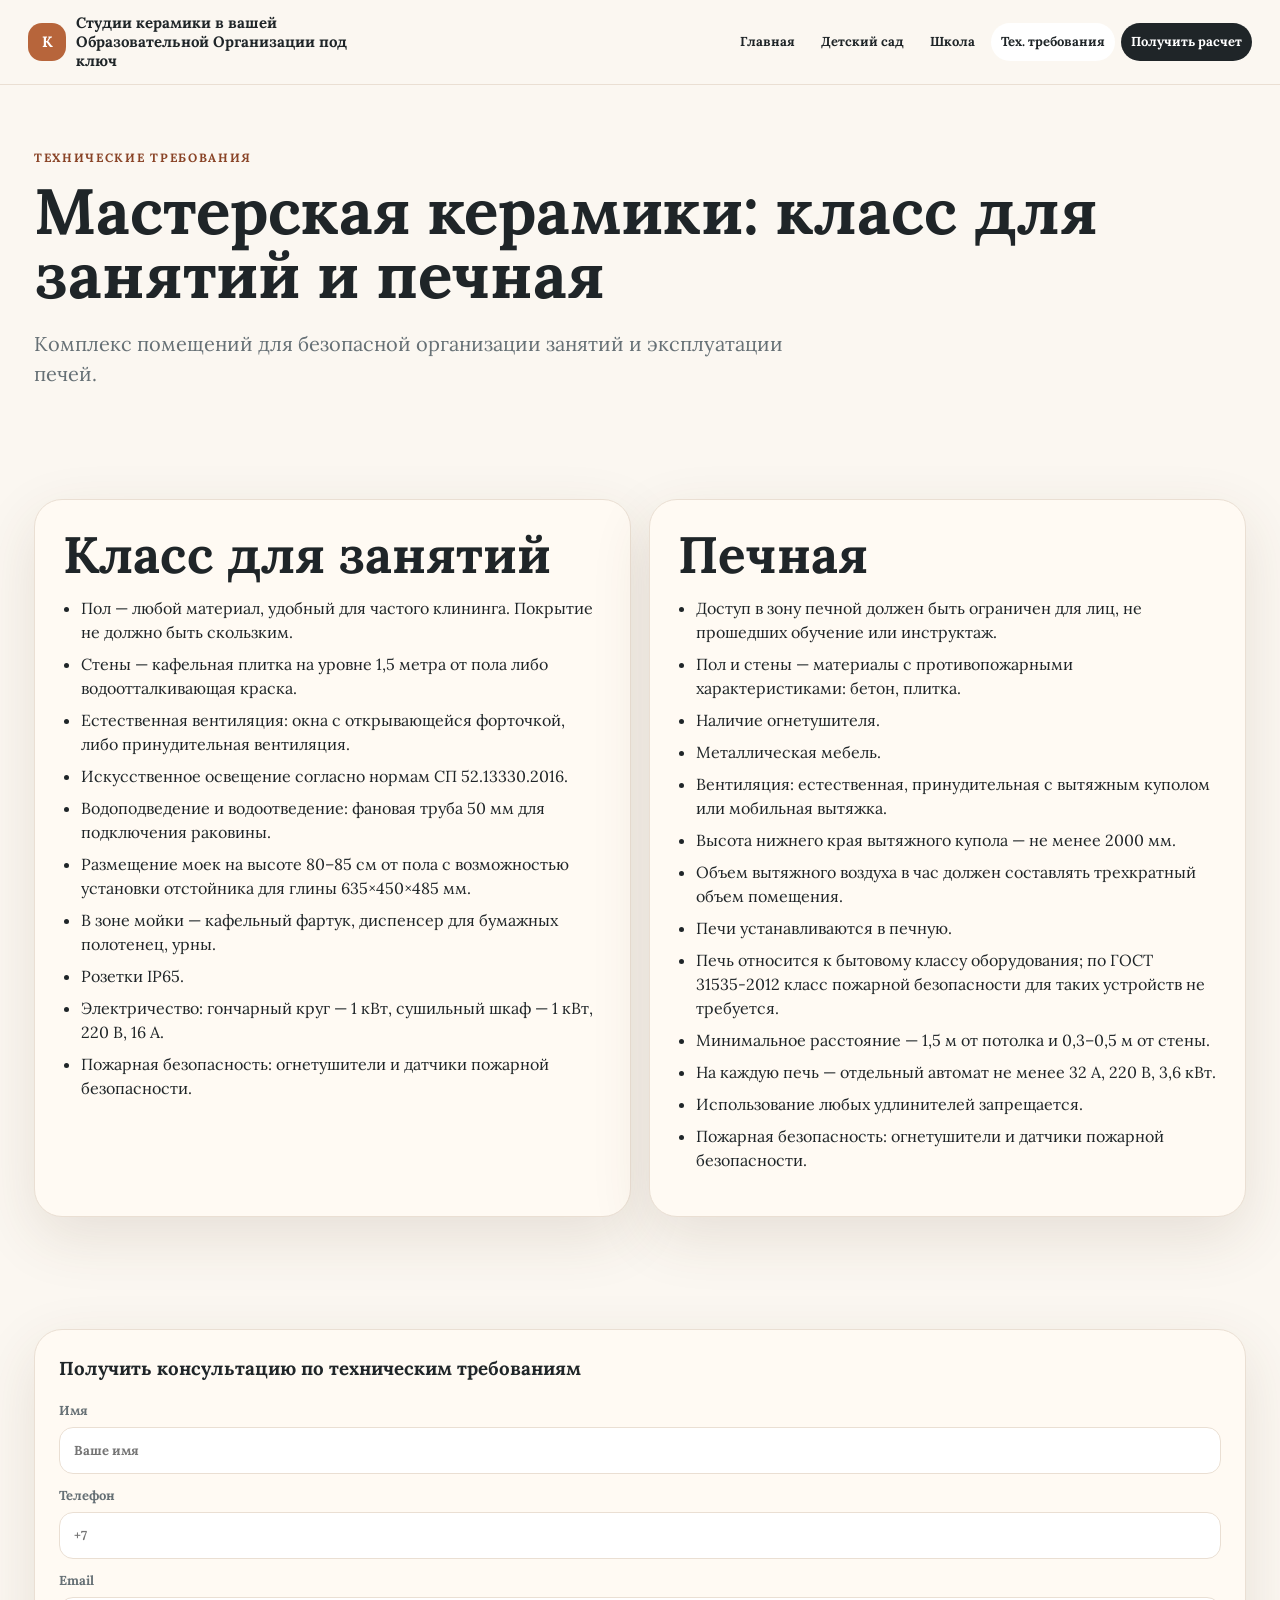
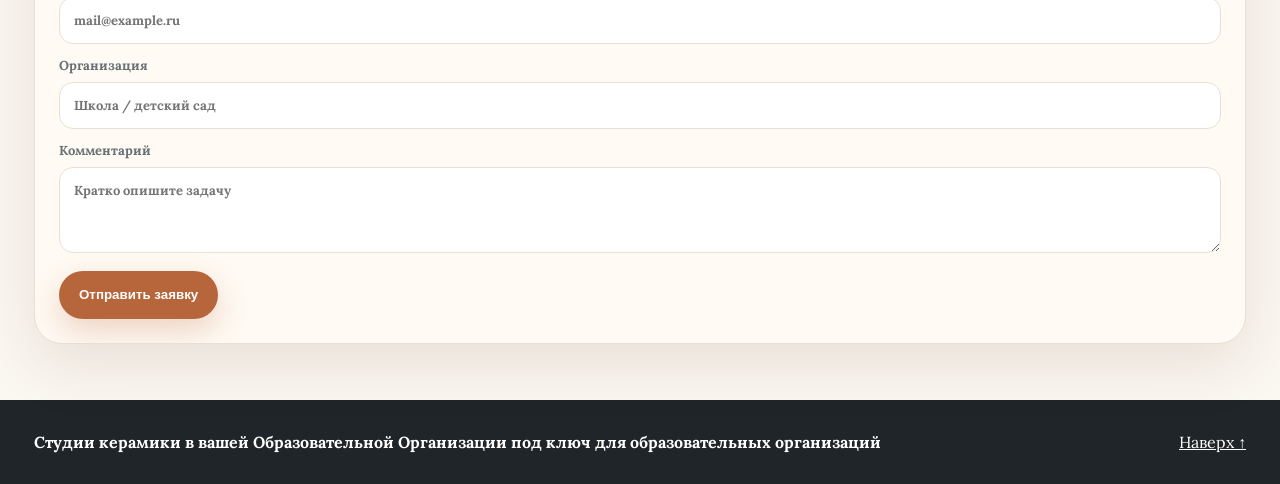
<file: tech.html>
<!doctype html>
<html lang="ru">
<head>
  <meta charset="utf-8">
  <meta name="viewport" content="width=device-width, initial-scale=1">
  <title>Технические требования к мастерской керамики</title>
  <meta name="description" content="Типовые проекты студий и мастерских керамики для школ и детских садов: оборудование, обучение педагогов, методическое сопровождение.">
  <link rel="preconnect" href="https://fonts.googleapis.com">
  <link rel="preconnect" href="https://fonts.gstatic.com" crossorigin>
  <link href="https://fonts.googleapis.com/css2?family=Lora:wght@400;500;600;700&display=swap" rel="stylesheet">
  <link rel="stylesheet" href="assets/css/styles.css?v=lora-prod">
</head>
<body>

<!-- Yandex.Metrika counter -->
<script type="text/javascript">
    (function(m,e,t,r,i,k,a){
        m[i]=m[i]||function(){(m[i].a=m[i].a||[]).push(arguments)};
        m[i].l=1*new Date();
        for (var j = 0; j < document.scripts.length; j++) {if (document.scripts[j].src === r) { return; }}
        k=e.createElement(t),a=e.getElementsByTagName(t)[0],k.async=1,k.src=r,a.parentNode.insertBefore(k,a)
    })(window, document,'script','https://mc.yandex.ru/metrika/tag.js?id=109488758', 'ym');

    ym(109488758, 'init', {ssr:true, webvisor:true, clickmap:true, ecommerce:"dataLayer", referrer: document.referrer, url: location.href, accurateTrackBounce:true, trackLinks:true});
</script>
<noscript><div><img src="https://mc.yandex.ru/watch/109488758" style="position:absolute; left:-9999px;" alt="" /></div></noscript>
<!-- /Yandex.Metrika counter -->
<header class="site-header">
  <a class="brand" href="index.html" aria-label="На главную">
    <span class="brand-mark">К</span><span>Керамические студии</span>
  </a>
  <button class="menu-toggle" aria-label="Открыть меню">☰</button>
  <nav class="main-nav">
    <a class="" href="index.html">Главная</a>
    <a class="" href="detskiy-sad.html">Детский сад</a>
    <a class="" href="shkola.html">Школа</a>
    <a class="active" href="tech.html">Тех. требования</a>
    <a class="nav-cta" href="#consult">Получить расчет</a>
  </nav>
</header>
<main>
<section id="top" class="subhero"><p class="eyebrow">Технические требования</p><h1>Мастерская керамики: класс для занятий и печная</h1><p class="lead">Комплекс помещений для безопасной организации занятий и эксплуатации печей.</p></section>
<section class="section tech-grid">
<article class="tech-card"><h2>Класс для занятий</h2><ul class="simple-list"><li>Пол — любой материал, удобный для частого клининга. Покрытие не должно быть скользким.</li><li>Стены — кафельная плитка на уровне 1,5 метра от пола либо водоотталкивающая краска.</li><li>Естественная вентиляция: окна с открывающейся форточкой, либо принудительная вентиляция.</li><li>Искусственное освещение согласно нормам СП 52.13330.2016.</li><li>Водоподведение и водоотведение: фановая труба 50 мм для подключения раковины.</li><li>Размещение моек на высоте 80–85 см от пола с возможностью установки отстойника для глины 635×450×485 мм.</li><li>В зоне мойки — кафельный фартук, диспенсер для бумажных полотенец, урны.</li><li>Розетки IP65.</li><li>Электричество: гончарный круг — 1 кВт, сушильный шкаф — 1 кВт, 220 В, 16 А.</li><li>Пожарная безопасность: огнетушители и датчики пожарной безопасности.</li></ul></article>
<article class="tech-card"><h2>Печная</h2><ul class="simple-list"><li>Доступ в зону печной должен быть ограничен для лиц, не прошедших обучение или инструктаж.</li><li>Пол и стены — материалы с противопожарными характеристиками: бетон, плитка.</li><li>Наличие огнетушителя.</li><li>Металлическая мебель.</li><li>Вентиляция: естественная, принудительная с вытяжным куполом или мобильная вытяжка.</li><li>Высота нижнего края вытяжного купола — не менее 2000 мм.</li><li>Объем вытяжного воздуха в час должен составлять трехкратный объем помещения.</li><li>Печи устанавливаются в печную.</li><li>Печь относится к бытовому классу оборудования; по ГОСТ 31535‑2012 класс пожарной безопасности для таких устройств не требуется.</li><li>Минимальное расстояние — 1,5 м от потолка и 0,3–0,5 м от стены.</li><li>На каждую печь — отдельный автомат не менее 32 А, 220 В, 3,6 кВт.</li><li>Использование любых удлинителей запрещается.</li><li>Пожарная безопасность: огнетушители и датчики пожарной безопасности.</li></ul></article>
</section>
<section id="consult" class="section form-section">
<form id="tech-consult" class="lead-form" action="https://api.web3forms.com/submit" method="POST">
  <input type="hidden" name="access_key" value="6f1be9c6-ad09-43ea-b2de-fc5f48bc02f9">
  <input type="hidden" name="subject" value="Заявка с EDUCERAMIC_TECH">
  <input type="hidden" name="from_name" value="EDUCERAMIC">
  <input type="hidden" name="redirect" value="https://educeramic.ru/thanks.html">
  <input type="checkbox" name="botcheck" style="display: none;">
  <h3>Получить консультацию по техническим требованиям</h3>
  <label>Имя<input name="name" type="text" placeholder="Ваше имя"></label>
  <label>Телефон<input name="phone" type="tel" placeholder="+7"></label>
  <label>Email<input name="email" type="email" placeholder="mail@example.ru"></label>
  <label>Организация<input name="org" type="text" placeholder="Школа / детский сад"></label>
  <label>Комментарий<textarea name="comment" rows="3" placeholder="Кратко опишите задачу"></textarea></label>
  <button class="btn btn-primary" type="submit">Отправить заявку</button>
</form></section>
</main>
<footer class="footer">
  <div>
    <strong>Керамические студии для образовательных организаций</strong>
  </div>
  <a href="#top">Наверх ↑</a>
</footer>
<script src="assets/js/main.js?v=web3forms"></script>
</body>
</html>
</file>
<file: assets/css/styles.css>
:root{--bg:#fbf7f1;--card:#fffaf3;--text:#1f2528;--muted:#667075;--line:#eadfd3;--accent:#b7653b;--accent-dark:#894326;--green:#556b4f;--shadow:0 20px 60px rgba(80,55,35,.12);--radius:28px}*{box-sizing:border-box}html{scroll-behavior:smooth}body{margin:0;font-family:Lora,Georgia,serif;color:var(--text);background:var(--bg);line-height:1.5}.site-header{position:sticky;top:0;z-index:50;display:flex;align-items:center;justify-content:space-between;gap:20px;padding:16px clamp(18px,4vw,52px);background:rgba(251,247,241,.86);backdrop-filter:blur(18px);border-bottom:1px solid var(--line)}.brand{display:flex;align-items:center;gap:10px;color:var(--text);font-weight:800;text-decoration:none}.brand-mark{display:grid;place-items:center;width:38px;height:38px;border-radius:14px;background:var(--accent);color:#fff;flex:0 0 auto}.main-nav{display:flex;align-items:center;gap:12px}.main-nav a{color:var(--text);text-decoration:none;font-weight:700;font-size:14px;padding:10px 12px;border-radius:999px}.main-nav a.active,.main-nav a:hover{background:#fff}.nav-cta{background:var(--text)!important;color:#fff!important}.menu-toggle{display:none;border:0;background:#fff;border-radius:12px;font-size:24px;padding:8px 12px}.hero{display:grid;grid-template-columns:1.1fr .9fr;gap:40px;align-items:center;min-height:calc(100vh - 80px);padding:70px clamp(18px,5vw,76px)}.hero h1,.subhero h1,.section h2,.package-card h3,.choice-card h3,.benefits h3,.lead-form h3,.tech-card h2{font-family:Lora,Georgia,serif;font-weight:700}.hero h1,.subhero h1{font-size:clamp(36px,6vw,76px);line-height:.95;margin:12px 0 22px}.lead{font-family:Lora,Georgia,serif;font-size:clamp(18px,2.4vw,24px);color:var(--muted);max-width:760px}.eyebrow{margin:0 0 8px;text-transform:uppercase;letter-spacing:.14em;color:var(--accent-dark);font-size:12px;font-weight:800}.actions{display:flex;flex-wrap:wrap;gap:12px;margin:28px 0}.btn{display:inline-flex;align-items:center;justify-content:center;min-height:48px;border-radius:999px;padding:13px 20px;text-decoration:none;font-weight:800;border:0;cursor:pointer}.btn-primary{background:var(--accent);color:#fff;box-shadow:0 12px 30px rgba(183,101,59,.25)}.btn-secondary,.btn-card{background:#fff;color:var(--text);border:1px solid var(--line)}.text-link{display:inline-block;margin-top:12px;color:var(--accent-dark);font-weight:800}.hero-card,.package-card,.tech-card,.choice-card,.lead-form,.benefits>div{background:var(--card);border:1px solid var(--line);border-radius:var(--radius);box-shadow:var(--shadow);overflow:hidden}.hero-img,.wide-img{width:100%;height:520px;object-fit:cover;background:#eee}.wide-img{height:420px;border-radius:var(--radius);box-shadow:var(--shadow)}.logo-row{display:flex;flex-wrap:wrap;gap:12px;margin-top:26px}.logo-row img{height:52px;max-width:180px;object-fit:contain;background:#fff;border-radius:16px;padding:8px;border:1px solid var(--line)}.section{padding:70px clamp(18px,5vw,76px)}.section-alt{background:#f0e7dc}.section-head{max-width:780px;margin-bottom:28px}.section h2{font-size:clamp(28px,4vw,52px);line-height:1.02;margin:0 0 16px}.choice-grid,.package-grid,.tech-grid{display:grid;grid-template-columns:repeat(2,minmax(0,1fr));gap:24px}.choice-card{display:grid;grid-template-columns:42% 1fr;gap:18px;padding:16px;align-items:center}.choice-card img{width:100%;height:260px;object-fit:cover;border-radius:22px;background:#eee}.split{display:grid;grid-template-columns:1fr 1fr;gap:30px;align-items:center}.feature-grid{display:grid;grid-template-columns:repeat(2,1fr);gap:12px}.feature-grid div,.stat-grid div{background:#fff;border:1px solid var(--line);padding:24px;border-radius:22px;font-weight:800}.benefits{display:grid;grid-template-columns:repeat(3,1fr);gap:18px}.benefits>div{padding:26px}.subhero{padding:80px clamp(18px,5vw,76px) 40px}.stat-grid{display:grid;grid-template-columns:repeat(4,1fr);gap:14px;margin-bottom:18px}.stat-grid b{display:block;font-size:28px;color:var(--accent-dark)}.stat-grid span{color:var(--muted);font-weight:600}.package-card{padding:24px}.package-wide{display:grid;grid-template-columns:1fr 1fr;gap:24px}.package-card h3{font-size:32px;margin:0 0 6px}.price{font-size:24px;font-weight:900;color:var(--accent-dark);margin:0 0 18px}.clean-list{padding-left:20px}.clean-list li,.simple-list li{margin:8px 0}.simple-list{padding-left:18px}.two-cols{display:grid;grid-template-columns:1fr .85fr;gap:20px}.slider{position:relative;margin:16px 0 20px}.slider-track{display:flex;overflow-x:auto;scroll-snap-type:x mandatory;gap:10px;scrollbar-width:thin}.slide{min-width:78%;scroll-snap-align:start}.slide img{width:100%;height:280px;object-fit:cover;border-radius:22px;background:#eee;border:1px solid var(--line)}.slider-btn{position:absolute;top:50%;transform:translateY(-50%);z-index:2;width:38px;height:38px;border:0;border-radius:999px;background:#fff;box-shadow:var(--shadow);font-size:26px;cursor:pointer}.slider-btn.prev{left:8px}.slider-btn.next{right:8px}.form-section{display:grid;grid-template-columns:repeat(auto-fit,minmax(280px,1fr));gap:18px;align-items:start}.lead-form{padding:24px}.lead-form h3{margin-top:0}.lead-form label{display:block;font-size:13px;font-weight:800;color:var(--muted);margin:12px 0}.lead-form input,.lead-form select,.lead-form textarea{width:100%;margin-top:6px;padding:13px 14px;border-radius:14px;border:1px solid var(--line);font:inherit;background:#fff}.tech-card{padding:28px}.footer{display:flex;justify-content:space-between;gap:24px;padding:34px clamp(18px,5vw,76px);background:#1f2528;color:#fff}.footer a{color:#fff}.image-missing{display:grid!important;place-items:center!important;text-align:center;padding:20px;background:linear-gradient(135deg,#efe5d8,#fff7ed);color:#7c5a45;font-weight:800;border:1px dashed #caa489}.image-missing::after{content:'Изображение не найдено: ' attr(data-path);font-size:13px}@media (max-width:860px){.menu-toggle{display:block}.main-nav{display:none;position:absolute;top:70px;left:18px;right:18px;flex-direction:column;align-items:stretch;background:#fff;border:1px solid var(--line);border-radius:22px;padding:14px;box-shadow:var(--shadow)}.main-nav.open{display:flex}.hero{grid-template-columns:1fr;padding-top:44px;min-height:auto}.hero-img,.wide-img{height:320px}.choice-grid,.package-grid,.tech-grid,.split,.package-wide,.two-cols{grid-template-columns:1fr}.choice-card{grid-template-columns:1fr}.benefits,.stat-grid{grid-template-columns:1fr}.section{padding:48px 18px}.subhero{padding:54px 18px 28px}.slide{min-width:88%}.slide img{height:240px}.footer{display:block}.main-nav a{font-size:16px}.hero h1,.subhero h1{font-size:42px}.logo-row img{height:46px}}

@media (min-width:861px) and (max-width:1280px){
  .site-header{padding:14px 28px;gap:14px}
  .brand{max-width:340px;font-size:15px;line-height:1.25}
  .main-nav{gap:6px}
  .main-nav a{font-size:13px;padding:9px 10px}
  .hero{grid-template-columns:minmax(0,1fr) minmax(360px,.86fr);gap:28px;min-height:auto;padding:56px 34px}
  .hero h1,.subhero h1{font-size:clamp(44px,5.2vw,64px);line-height:1}
  .lead{font-size:20px}
  .hero-img{height:430px}
  .wide-img{height:380px}
  .section{padding:56px 34px}
  .subhero{padding:64px 34px 34px}
  .choice-grid,.package-grid,.tech-grid{gap:18px}
  .choice-card{grid-template-columns:1fr;align-content:start}
  .choice-card img{height:220px}
  .stat-grid{grid-template-columns:repeat(2,1fr)}
  .package-card{padding:22px}
  .package-wide,.two-cols{grid-template-columns:1fr}
  .slide{min-width:72%}
  .slide img{height:250px}
  .footer{padding:30px 34px}
}

@media (max-width:640px){
  :root{--radius:20px}
  body{font-size:15px}
  .site-header{align-items:flex-start;gap:12px;padding:12px 18px}
  .brand{min-width:0;max-width:calc(100vw - 104px);font-size:17px;line-height:1.25}
  .brand-mark{width:42px;height:42px;border-radius:16px;font-size:20px}
  .menu-toggle{width:52px;height:52px;padding:0;border-radius:16px;flex:0 0 auto}
  .main-nav{top:70px;left:12px;right:12px;border-radius:18px}
  .main-nav a{padding:13px 14px}
  .nav-cta{text-align:center}
  .hero{gap:30px;padding:38px 18px 48px}
  .hero h1,.subhero h1{font-size:38px;line-height:1.04;margin-bottom:18px}
  .lead{font-size:18px;line-height:1.55}
  .eyebrow{font-size:11px;line-height:1.4}
  .actions{display:grid;grid-template-columns:1fr;gap:12px;margin:24px 0}
  .btn{width:100%;min-height:50px;padding:13px 16px;text-align:center}
  .logo-row{display:grid;grid-template-columns:repeat(3,minmax(0,1fr));gap:10px}
  .logo-row img{width:100%;height:48px;max-width:none;padding:7px;border-radius:14px}
  .hero-img,.wide-img{height:300px;border-radius:20px}
  .section{padding:46px 18px}
  .section h2{font-size:34px;line-height:1.08}
  .choice-card,.package-card,.tech-card,.lead-form,.benefits>div{border-radius:20px}
  .choice-card{padding:14px;gap:14px}
  .choice-card img{height:220px;border-radius:16px}
  .feature-grid{grid-template-columns:1fr}
  .feature-grid div,.stat-grid div{padding:20px;border-radius:18px}
  .package-card{padding:18px}
  .package-card h3{font-size:30px}
  .price{font-size:22px}
  .clean-list,.simple-list{padding-left:18px}
  .slide{min-width:92%}
  .slide img{height:220px;border-radius:16px}
  .slider-btn{width:34px;height:34px;font-size:24px}
  .form-section{grid-template-columns:1fr;gap:14px}
  .lead-form input,.lead-form select,.lead-form textarea{border-radius:12px}
  .footer{padding:28px 18px}
}

@media (max-width:420px){
  .brand{font-size:15px;max-width:calc(100vw - 92px)}
  .brand-mark{width:38px;height:38px}
  .menu-toggle{width:46px;height:46px}
  .hero h1,.subhero h1{font-size:34px}
  .hero-img,.wide-img{height:260px}
  .choice-card img,.slide img{height:200px}
  .logo-row img{height:44px}
}

.brand-stack{display:flex;flex-direction:column;gap:10px;min-width:0}
.header-logo-row{margin-top:0}
.header-logo-row img{height:44px}
@media (max-width:860px){
  .brand-stack{max-width:calc(100vw - 104px)}
  .header-logo-row{grid-template-columns:repeat(3,minmax(0,1fr));max-width:100%}
}
@media (max-width:420px){
  .brand-stack{max-width:calc(100vw - 92px)}
  .header-logo-row img{height:40px}
}
/* Package gallery image tuning */
.package-card .slider-track{align-items:stretch;gap:0;overflow-x:auto;scrollbar-width:none;-ms-overflow-style:none}
.package-card .slide{display:flex;min-width:100%;aspect-ratio:4/3;overflow:hidden;border:1px solid var(--line);border-radius:22px;background:#efe7dc}
.package-card .slide img{flex:0 0 100%;width:100%;height:100%;border:0;border-radius:0;object-fit:cover;object-position:center 58%;background:transparent}

.package-card .slider-track::-webkit-scrollbar{display:none}
</file>
